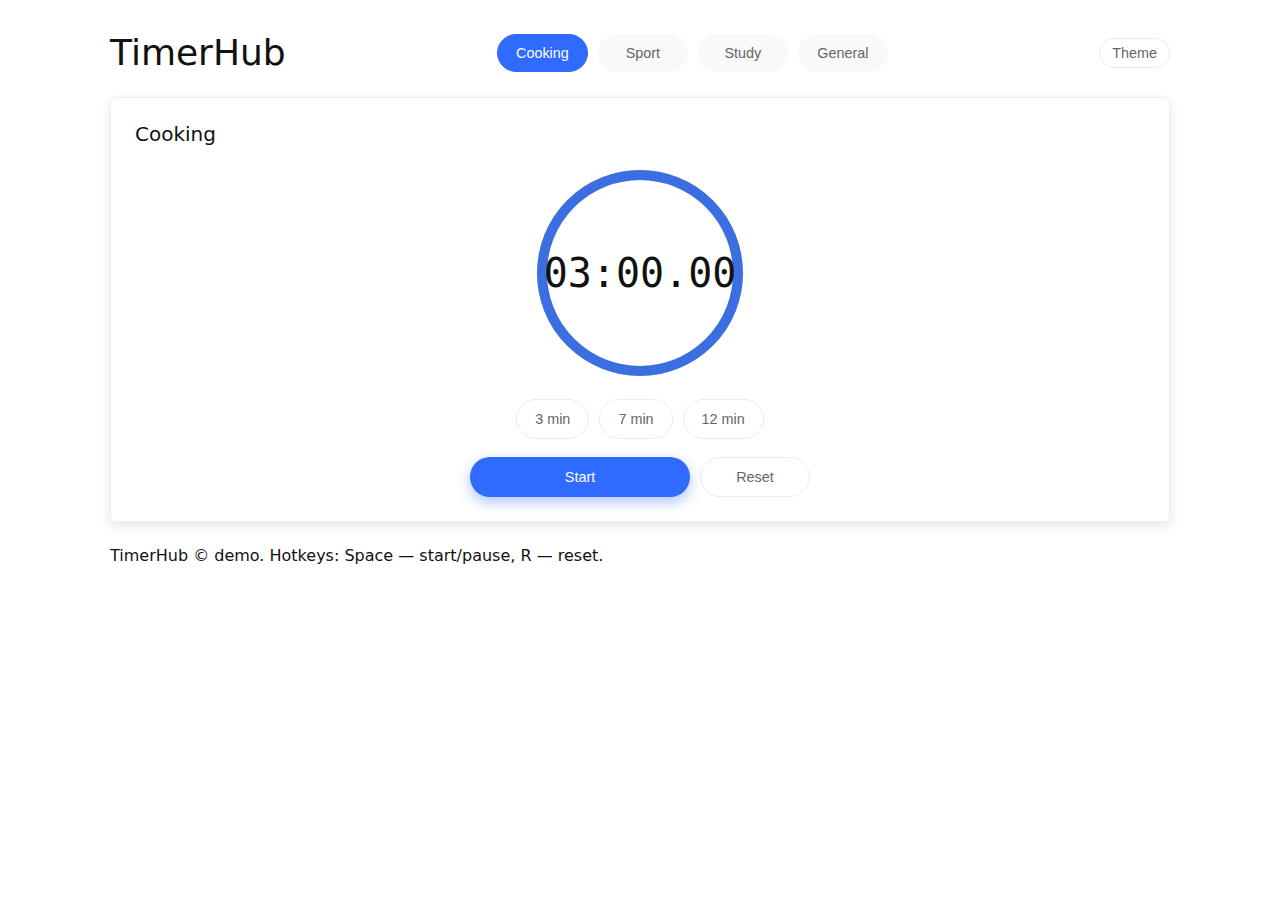
<file: index.html>
<!doctype html>
<html lang="en">
<head>
  <meta charset="utf-8" />
  <meta name="viewport" content="width=device-width, initial-scale=1" />
  <meta name="description" content="TimerHub — simple timers for cooking, sport, study and general use." />
  <meta name="theme-color" content="#ffffff" />
  <title>TimerHub</title>
  <link rel="stylesheet" href="style.css">
</head>
<body>
  <div class="wrap">
    <header>
      <h1>TimerHub</h1>
      <nav class="tabs">
        <div class="tab" data-tab="cook" aria-selected="true">Cooking</div>
        <div class="tab" data-tab="sport">Sport</div>
        <div class="tab" data-tab="study">Study</div>
        <div class="tab" data-tab="general">General</div>
      </nav>
      <button id="themeToggle" class="secondary small">Theme</button>
    </header>

    <!-- Cooking -->
    <section class="card" id="panel-cook">
      <h2>Cooking</h2>
      <div class="circle-timer">
        <svg class="progress-ring" width="220" height="220" aria-hidden="true">
          <circle class="ring-bg" cx="110" cy="110" r="98" />
          <circle class="ring-prog" id="cookRing" cx="110" cy="110" r="98" />
        </svg>
        <div class="time" id="cookDisplay" aria-live="polite">03:00.00</div>
      </div>
      <div class="row buttons">
        <button data-cook="180" class="secondary">3 min</button>
        <button data-cook="420" class="secondary">7 min</button>
        <button data-cook="720" class="secondary">12 min</button>
      </div>
      <div class="row buttons">
        <button id="cookToggle" class="primary">Start</button>
        <button id="cookReset" class="secondary">Reset</button>
      </div>
    </section>

    <!-- Sport -->
    <section class="card" id="panel-sport" hidden>
      <h2>Sport</h2>
      <div class="circle-timer">
        <svg class="progress-ring" width="220" height="220" aria-hidden="true">
          <circle class="ring-bg" cx="110" cy="110" r="98" />
          <circle class="ring-prog" id="sportRing" cx="110" cy="110" r="98" />
        </svg>
        <div class="time" id="sportDisplay" aria-live="polite">00:30.00</div>
      </div>
      <div class="row buttons">
        <button data-sport="30" class="secondary">30 sec</button>
        <button data-sport="60" class="secondary">1 min</button>
        <button data-sport="180" class="secondary">3 min</button>
      </div>
      <div class="row buttons">
        <button id="sportToggle" class="primary">Start</button>
        <button id="sportReset" class="secondary">Reset</button>
      </div>
    </section>

    <!-- Study -->
    <section class="card" id="panel-study" hidden>
      <h2>Study</h2>
      <div class="circle-timer">
        <svg class="progress-ring" width="220" height="220" aria-hidden="true">
          <circle class="ring-bg" cx="110" cy="110" r="98" />
          <circle class="ring-prog" id="studyRing" cx="110" cy="110" r="98" />
        </svg>
        <div class="time" id="studyDisplay" aria-live="polite">25:00.00</div>
      </div>
      <div class="row buttons">
        <button data-study="1500" class="secondary">25 min</button>
        <button data-study="3000" class="secondary">50 min</button>
        <button data-study="5400" class="secondary">90 min</button>
      </div>
      <div class="row buttons">
        <button id="studyToggle" class="primary">Start</button>
        <button id="studyReset" class="secondary">Reset</button>
      </div>
    </section>

    <!-- General -->
    <section class="card" id="panel-general" hidden>
      <h2>General Timer</h2>
      <div class="circle-timer">
        <svg class="progress-ring" width="220" height="220" aria-hidden="true">
          <circle class="ring-bg" cx="110" cy="110" r="98" />
          <circle class="ring-prog" id="generalRing" cx="110" cy="110" r="98" />
        </svg>
        <div class="time" id="generalDisplay" aria-live="polite">00:30.00</div>
      </div>
      <div class="row buttons">
        <input type="number" id="generalMin" value="0" min="0" placeholder="Min">
        <input type="number" id="generalSec" value="30" min="0" max="59" placeholder="Sec">
      </div>
      <div class="row buttons">
        <button id="generalToggle" class="primary">Start</button>
        <button id="generalReset" class="secondary">Reset</button>
      </div>
    </section>

    <footer>TimerHub © demo. Hotkeys: Space — start/pause, R — reset.</footer>
  </div>

  <script src="script.js" defer></script>
</body>
</html>
</file>
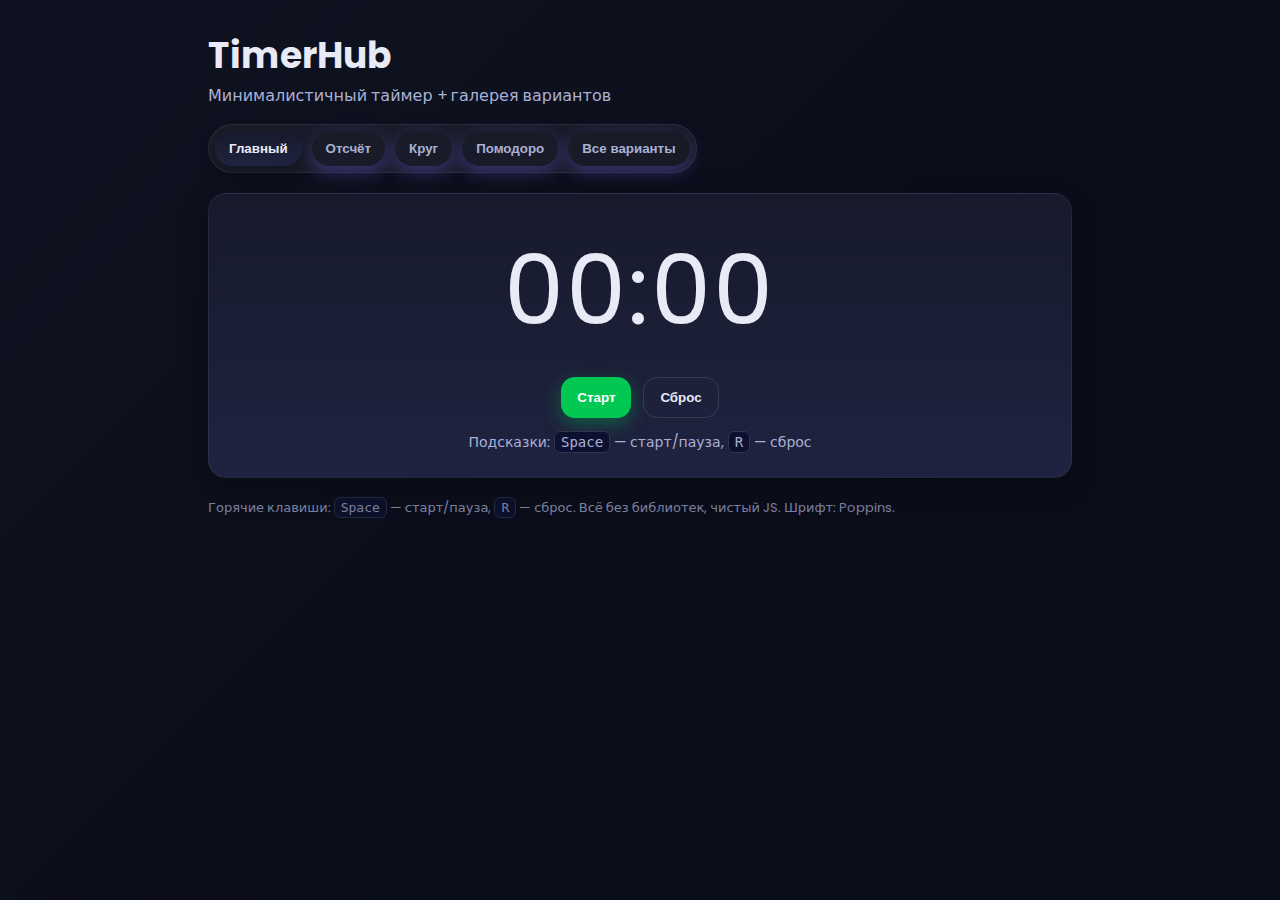
<file: 1.html>
<!doctype html>
<html lang="ru">
<head>
  <meta charset="utf-8" />
  <meta name="viewport" content="width=device-width, initial-scale=1" />
  <title>TimerHub — быстрый таймер</title>
  <link rel="preconnect" href="https://fonts.googleapis.com">
  <link rel="preconnect" href="https://fonts.gstatic.com" crossorigin>
  <link href="https://fonts.googleapis.com/css2?family=Poppins:wght@400;600;700&display=swap" rel="stylesheet">
  <style>
    :root{
      --bg:#0f1220; --panel:#171a2b; --panel-2:#1f2340; --text:#e8eaf6; --muted:#aab0d5; --accent:#7c5cff; --accent-2:#12d6df; --danger:#ff4d6d; --ok:#00c853;
      --radius:18px;
    }
    *{box-sizing:border-box}
    html,body{height:100%}
    body{margin:0; font-family: 'Poppins', ui-sans-serif, system-ui, -apple-system, Segoe UI, Roboto, Inter, "Helvetica Neue", Arial; background:linear-gradient(135deg,var(--bg),#0b0e1a 50%, #0a0d1a); color:var(--text)}
    a{color:inherit}
    .wrap{max-width:900px; margin:0 auto; padding:28px 18px; display:grid; gap:20px}

    /* Header */
    header{display:flex; align-items:center; justify-content:space-between; gap:16px; flex-wrap:wrap}
    h1{font-size:clamp(24px,4vw,36px); margin:0; letter-spacing:.2px}
    .muted{color:var(--muted)}

    /* Tabs */
    .tabs{display:flex; gap:10px; background:rgba(255,255,255,.05); padding:6px; border-radius:999px; border:1px solid rgba(255,255,255,.08)}
    .tab{appearance:none; border:none; background:transparent; padding:10px 14px; border-radius:999px; color:var(--muted); cursor:pointer; font-weight:600}
    .tab[aria-selected="true"]{background:linear-gradient(180deg,var(--panel), var(--panel-2)); color:var(--text); box-shadow:0 6px 18px rgba(0,0,0,.25)}

    /* Focused panel */
    .panel{background:linear-gradient(180deg,var(--panel), var(--panel-2)); border:1px solid rgba(255,255,255,.06); border-radius:var(--radius); padding:24px; box-shadow:0 10px 30px rgba(0,0,0,.3)}
    .center{display:grid; place-items:center}
    .stack{display:grid; gap:14px}

    /* Timer display */
    .time{font-variant-numeric:tabular-nums; font-feature-settings:"tnum" on; font-size:clamp(48px, 10vw, 96px); letter-spacing:2px; text-align:center}
    .sub{font-size:14px}

    /* Controls */
    .controls{display:flex; gap:12px; justify-content:center}
    button{appearance:none; border:none; border-radius:14px; background:var(--accent); color:white; padding:12px 16px; font-weight:700; cursor:pointer; transition:transform .06s ease, filter .15s, background .2s; box-shadow:0 6px 18px rgba(124,92,255,.35)}
    button:hover{filter:brightness(1.08)}
    button:active{transform:translateY(1px)}
    .ghost{background:transparent; color:var(--text); border:1px solid rgba(255,255,255,.12); box-shadow:none; font-weight:600}
    .ok{background:var(--ok); box-shadow:0 6px 18px rgba(0,200,83,.35)}
    .danger{background:var(--danger); box-shadow:0 6px 18px rgba(255,77,109,.35)}

    /* Subpanels for other demos */
    .grid{display:grid; gap:14px; grid-template-columns:repeat(auto-fill, minmax(240px, 1fr))}
    .card{background:linear-gradient(180deg,var(--panel), var(--panel-2)); border:1px solid rgba(255,255,255,.06); border-radius:14px; padding:16px}
    .card h3{margin:0 0 8px; font-size:16px}

    footer{opacity:.7; font-size:13px}
    [hidden]{display:none !important}
    .kbd{font-family: ui-monospace, Menlo, Consolas, monospace; background:#0d1130; border:1px solid rgba(255,255,255,.15); padding:2px 6px; border-radius:6px}
  </style>
</head>
<body>
  <div class="wrap">
    <header>
      <div>
        <h1>TimerHub</h1>
        <div class="muted">Минималистичный таймер + галерея вариантов</div>
      </div>
      <div class="tabs" role="tablist" aria-label="Режимы">
        <button class="tab" role="tab" aria-selected="true" data-tab="focus">Главный</button>
        <button class="tab" role="tab" aria-selected="false" data-tab="countdown">Отсчёт</button>
        <button class="tab" role="tab" aria-selected="false" data-tab="radial">Круг</button>
        <button class="tab" role="tab" aria-selected="false" data-tab="pomodoro">Помодоро</button>
        <button class="tab" role="tab" aria-selected="false" data-tab="gallery">Все варианты</button>
      </div>
    </header>

    <!-- FOCUSED: один главный таймер -->
    <section id="panel-focus" class="panel center">
      <div class="stack" style="text-align:center">
        <div class="time" id="focusDisplay" aria-live="polite" aria-atomic="true">00:00</div>
        <div class="controls">
          <button id="focusToggle" class="ok">Старт</button>
          <button id="focusReset" class="ghost">Сброс</button>
        </div>
        <div class="muted sub">Подсказки: <span class="kbd">Space</span> — старт/пауза, <span class="kbd">R</span> — сброс</div>
      </div>
    </section>

    <!-- COUNTDOWN: обратный отсчёт, спрятан по умолчанию -->
    <section id="panel-countdown" class="panel" hidden>
      <div class="stack">
        <div style="display:flex; gap:10px; flex-wrap:wrap; justify-content:center">
          <label>Мин: <input type="number" id="minInput" value="1" min="0" style="width:90px"></label>
          <label>Сек: <input type="number" id="secInput" value="0" min="0" max="59" style="width:90px"></label>
        </div>
        <div class="time" id="countdownDisplay">01:00</div>
        <div class="controls">
          <button id="countdownStart" class="ok">Старт</button>
          <button id="countdownPause">Пауза</button>
          <button id="countdownReset" class="ghost">Сброс</button>
        </div>
        <div class="muted sub">Звуковой сигнал при завершении ⏰</div>
      </div>
    </section>

    <!-- RADIAL: круговой прогресс, спрятан по умолчанию -->
    <section id="panel-radial" class="panel" hidden>
      <div style="display:flex; gap:24px; align-items:center; justify-content:center; flex-wrap:wrap">
        <div class="center">
          <div class="radial" style="width:180px; height:180px; position:relative">
            <svg width="180" height="180" viewBox="0 0 120 120" style="transform:rotate(-90deg)">
              <circle cx="60" cy="60" r="54" stroke="rgba(255,255,255,.15)" stroke-width="8" fill="none"/>
              <circle id="radialStroke" cx="60" cy="60" r="54" stroke="var(--accent-2)" stroke-width="8" fill="none" stroke-linecap="round" stroke-dasharray="339.292" stroke-dashoffset="339.292"/>
            </svg>
            <div class="inner" style="position:absolute; inset:0; display:grid; place-items:center">
              <div class="time" id="radialDisplay" style="font-size:40px">00:20</div>
            </div>
          </div>
        </div>
        <div class="stack">
          <div style="display:flex; gap:10px; justify-content:center; flex-wrap:wrap">
            <button data-radial="20" class="ok">20с</button>
            <button data-radial="60">1м</button>
            <button data-radial="300">5м</button>
          </div>
          <div class="controls">
            <button id="radialToggle">Старт</button>
            <button id="radialReset" class="ghost">Сброс</button>
          </div>
        </div>
      </div>
    </section>

    <!-- POMODORO: спрятан по умолчанию -->
    <section id="panel-pomodoro" class="panel" hidden>
      <div class="stack center">
        <div>
          <div class="time" id="pomoDisplay">25:00</div>
          <div class="muted sub" id="pomoPhase" style="text-align:center">Фокус</div>
        </div>
        <div class="controls">
          <button id="pomoToggle">Старт</button>
          <button id="pomoReset" class="ghost">Сброс</button>
        </div>
        <div style="display:flex; gap:8px; justify-content:center; flex-wrap:wrap">
          <button data-pomo="25-5" class="ok">25/5</button>
          <button data-pomo="50-10">50/10</button>
          <button data-pomo="90-15">90/15</button>
        </div>
      </div>
    </section>

    <!-- GALLERY: карточки со всеми вариантами (как демо), спрятано по умолчанию -->
    <section id="panel-gallery" class="panel" hidden>
      <div class="grid">
        <div class="card"><h3>Простой секундомер</h3><p class="muted">Главный экран и есть этот вариант.</p></div>
        <div class="card"><h3>Отсчёт с вводом</h3><p class="muted">Минуты/секунды + сигнал.</p></div>
        <div class="card"><h3>Круговой прогресс</h3><p class="muted">SVG-индикатор времени.</p></div>
        <div class="card"><h3>Помодоро</h3><p class="muted">Фокус/перерыв с пресетами.</p></div>
      </div>
    </section>

    <footer class="muted">Горячие клавиши: <span class="kbd">Space</span> — старт/пауза, <span class="kbd">R</span> — сброс. Всё без библиотек, чистый JS. Шрифт: Poppins.</footer>
  </div>

  <audio id="beep" preload="auto">
    <source src="[data-uri]" type="audio/mp3">
  </audio>

  <script>
    // Формат времени
    const fmt = (s) => { s = Math.max(0, Math.floor(s)); const m = Math.floor(s/60).toString().padStart(2,'0'); const ss = (s%60).toString().padStart(2,'0'); return `${m}:${ss}`; };

    // ===== Tabs logic
    (function(){
      const tabs = document.querySelectorAll('.tab');
      const panels = {
        focus: document.getElementById('panel-focus'),
        countdown: document.getElementById('panel-countdown'),
        radial: document.getElementById('panel-radial'),
        pomodoro: document.getElementById('panel-pomodoro'),
        gallery: document.getElementById('panel-gallery')
      };
      function show(name){
        Object.entries(panels).forEach(([k,el])=> el.hidden = (k!==name));
        tabs.forEach(t=> t.setAttribute('aria-selected', String(t.dataset.tab===name)));
      }
      tabs.forEach(t=> t.addEventListener('click', ()=>{ show(t.dataset.tab); }));
      // hash routing (#radial etc.)
      const applyHash=()=>{ const h=location.hash.replace('#',''); if(panels[h]) show(h); else show('focus'); };
      window.addEventListener('hashchange', applyHash); applyHash();
    })();

    // ===== Главный секундомер (минимум UI)
    (function(){
      const display = document.getElementById('focusDisplay');
      const toggle = document.getElementById('focusToggle');
      const reset = document.getElementById('focusReset');
      let running=false, last=0, raf=0, acc=0;
      function loop(ts){ if(!running) return; if(!last) last=ts; const dt=(ts-last)/1000; last=ts; acc+=dt; display.textContent=fmt(acc); raf=requestAnimationFrame(loop); }
      function start(){ if(running) return; running=true; last=0; raf=requestAnimationFrame(loop); toggle.textContent='Пауза'; toggle.classList.remove('ok'); }
      function pause(){ running=false; cancelAnimationFrame(raf); toggle.textContent='Старт'; toggle.classList.add('ok'); }
      function hardReset(){ pause(); acc=0; display.textContent='00:00'; }
      toggle.addEventListener('click', ()=> running? pause(): start());
      reset.addEventListener('click', hardReset);
    })();

    // ===== Обратный отсчёт
    ;(function(){
      const minI = document.getElementById('minInput');
      const secI = document.getElementById('secInput');
      const d = document.getElementById('countdownDisplay');
      const s = document.getElementById('countdownStart');
      const p = document.getElementById('countdownPause');
      const r = document.getElementById('countdownReset');
      const beep = document.getElementById('beep');
      let left=60, running=false, last=0, raf=0;
      const sync = ()=>{ const mins=Math.max(0, +minI.value||0); const secs=Math.max(0, Math.min(59, +secI.value||0)); left=mins*60+secs; d.textContent=fmt(left); };
      minI.addEventListener('input', sync); secI.addEventListener('input', sync); sync();
      function loop(ts){ if(!last) last=ts; const dt=(ts-last)/1000; last=ts; left-=dt; if(left<=0){ left=0; d.textContent=fmt(left); running=false; cancelAnimationFrame(raf); try{beep.currentTime=0; beep.play();}catch(e){} return;} d.textContent=fmt(left); raf=requestAnimationFrame(loop); }
      const start=()=>{ if(running||left<=0) return; running=true; last=0; raf=requestAnimationFrame(loop); };
      const pause=()=>{ running=false; cancelAnimationFrame(raf); };
      const reset=()=>{ pause(); sync(); };
      s.addEventListener('click', start); p.addEventListener('click', pause); r.addEventListener('click', reset);
    })();

    // ===== Круговой
    ;(function(){
      const C=2*Math.PI*54; const stroke = document.getElementById('radialStroke'); const display = document.getElementById('radialDisplay'); const toggle = document.getElementById('radialToggle'); const resetBtn = document.getElementById('radialReset'); const root = document.getElementById('panel-radial'); const beep = document.getElementById('beep');
      let total=20, left=20, running=false, last=0, raf=0;
      stroke.style.strokeDasharray = C; stroke.style.strokeDashoffset = C;
      function setDur(s){ total=s; left=s; display.textContent=fmt(left); stroke.style.strokeDashoffset = C; }
      root.querySelectorAll('button[data-radial]').forEach(b=> b.addEventListener('click', ()=> setDur(+b.dataset.radial)));
      function loop(ts){ if(!last) last=ts; const dt=(ts-last)/1000; last=ts; left-=dt; if(left<=0){ left=0; display.textContent=fmt(left); stroke.style.strokeDashoffset=0; running=false; cancelAnimationFrame(raf); try{beep.currentTime=0; beep.play();}catch(e){} return;} display.textContent=fmt(left); stroke.style.strokeDashoffset = C*(left/total); raf=requestAnimationFrame(loop); }
      const start=()=>{ if(running||left<=0) return; running=true; last=0; raf=requestAnimationFrame(loop); toggle.textContent='Пауза'; };
      const pause=()=>{ running=false; cancelAnimationFrame(raf); toggle.textContent='Старт'; };
      const reset=()=>{ pause(); left=total; display.textContent=fmt(left); stroke.style.strokeDashoffset = C; };
      toggle.addEventListener('click', ()=> running? pause(): start()); resetBtn.addEventListener('click', reset);
    })();

    // ===== Помодоро
    ;(function(){
      const display = document.getElementById('pomoDisplay'); const phaseEl = document.getElementById('pomoPhase'); const toggle = document.getElementById('pomoToggle'); const resetBtn = document.getElementById('pomoReset');
      let focus=25*60, breakT=5*60, left=focus, phase='Фокус', running=false, last=0, raf=0;
      function setPair(f,b){ focus=f*60; breakT=b*60; phase='Фокус'; left=focus; phaseEl.textContent=phase; display.textContent=fmt(left); toggle.textContent='Старт'; }
      document.querySelectorAll('[data-pomo]').forEach(b=> b.addEventListener('click', ()=>{ const [f,b]=b.dataset.pomo.split('-').map(Number); setPair(f,b); }));
      function loop(ts){ if(!last) last=ts; const dt=(ts-last)/1000; last=ts; left-=dt; if(left<=0){ left=0; display.textContent=fmt(left); running=false; cancelAnimationFrame(raf); if(phase==='Фокус'){ phase='Перерыв'; left=breakT; } else { phase='Фокус'; left=focus; } phaseEl.textContent=phase; toggle.textContent='Старт'; return; } display.textContent=fmt(left); raf=requestAnimationFrame(loop); }
      const start=()=>{ if(running||left<=0) return; running=true; last=0; raf=requestAnimationFrame(loop); toggle.textContent='Пауза'; };
      const pause=()=>{ running=false; cancelAnimationFrame(raf); toggle.textContent='Старт'; };
      const reset=()=>{ pause(); left=(phase==='Фокус'?focus:breakT); display.textContent=fmt(left); };
      toggle.addEventListener('click', ()=> running? pause(): start()); resetBtn.addEventListener('click', reset);
    })();

    // ===== Горячие клавиши: Space / R для текущего открытого раздела
    (function(){
      document.addEventListener('keydown', (e)=>{
        if(e.target.matches('input, textarea')) return;
        const key=e.key.toLowerCase();
        const visible = (sel)=>{ const el=document.querySelector(sel); return el && !el.closest('[hidden]'); };
        if(key===' '){ e.preventDefault();
          if(visible('#focusToggle')) document.getElementById('focusToggle').click();
          else if(visible('#countdownStart')) document.getElementById('countdownStart').click();
          else if(visible('#radialToggle')) document.getElementById('radialToggle').click();
          else if(visible('#pomoToggle')) document.getElementById('pomoToggle').click();
        }
        if(key==='r'){
          if(visible('#focusReset')) document.getElementById('focusReset').click();
          else if(visible('#countdownReset')) document.getElementById('countdownReset').click();
          else if(visible('#radialReset')) document.getElementById('radialReset').click();
          else if(visible('#pomoReset')) document.getElementById('pomoReset').click();
        }
      });
    })();
  </script>
</body>
</html>
</file>
<file: style.css>
:root{
  --bg:#ffffff; --panel:#ffffff; --panel-2:#f9f9f9; --text:#111111; --muted:#666666;
  --accent:#2f6bff; --accent-alt:#3478ff; --danger:#ff4444;
  --radius:6px;
  --shadow:0 4px 12px rgba(0,0,0,0.1);
  --stroke-bg:#eeeeee;
}
:root[data-theme="dark"]{
  --bg:#0f1220; --panel:#171a2b; --panel-2:#1c2038; --text:#e8eaf6; --muted:#aab0d5;
  --accent:#6c8cff; --accent-alt:#5a7cff; --danger:#ff4d6d;
  --shadow:0 8px 24px rgba(0,0,0,0.35);
  --stroke-bg:rgba(255,255,255,.12);
}

*{box-sizing:border-box}

body{
  margin:0;
  font-family:'Poppins',system-ui,-apple-system,Segoe UI,Roboto,Arial,sans-serif;
  background:var(--bg);
  color:var(--text);
  font-weight:400;
}

.wrap{
  max-width:1100px;
  margin:0 auto;
  padding:32px 20px;
  display:grid;
  gap:24px;
}

header{
  display:flex;
  flex-wrap:wrap;
  align-items:center;
  justify-content:space-between;
  gap:16px;
}

h1{
  font-size:clamp(24px,4vw,36px);
  margin:0;
  font-weight:500;
}

/* ===== Tabs ===== */

nav.tabs{
  display:flex;
  gap:10px;
  flex-wrap:wrap;
}

.tabs{
  display:flex;
  gap:8px;
  flex-wrap:wrap;
}

/* Верхние переключатели (Cooking / Sport / Study / General) */
nav.tabs .tab{
  padding:0 18px;
  border-radius:999px;
  font-family:'Poppins',sans-serif;
  font-size:0.9rem;
  font-weight:500;
  cursor:pointer;
  height:38px;
  min-width:90px;
  display:flex;
  align-items:center;
  justify-content:center;
  box-sizing:border-box;

  background:var(--panel-2);
  color:var(--muted);
  border:1px solid transparent;
  transition:
    background 0.2s ease,
    color 0.2s ease,
    border-color 0.2s ease;
}

nav.tabs .tab:hover{
  background:rgba(47,107,255,0.08);
}

nav.tabs .tab[aria-selected="true"]{
  background:var(--accent);
  color:#fff;
  border-color:var(--accent);
}

.small{
  padding:6px 12px;
  min-width:auto;
  height:auto;
}

/* ===== Cards ===== */

.card{
  background:var(--panel);
  border:1px solid #eee;
  border-radius:var(--radius);
  padding:24px;
  box-shadow:var(--shadow);
}
:root[data-theme="dark"] .card{
  border-color:rgba(255,255,255,.06);
}

.card h2{
  margin-top:0;
  font-size:20px;
  color:var(--text);
  font-weight:500;
}

.row{
  display:flex;
  gap:12px;
  align-items:center;
  flex-wrap:wrap;
}

/* Ряды с кнопками */
.row.buttons{
  margin-top:16px;
  gap:10px;
  width:100%;
  justify-content:center;
  flex-wrap:wrap;
}

/* ===== Buttons (унифицированный стиль) ===== */

button{
  font-family:'Poppins',sans-serif;
  font-size:0.9rem;
  font-weight:500;
  border-radius:999px;
  padding:0 18px;
  height:40px;
  border:none;
  cursor:pointer;
  display:inline-flex;
  align-items:center;
  justify-content:center;
  background:var(--panel-2);
  color:var(--text);
  box-shadow:0 2px 4px rgba(0,0,0,0.06);
  box-sizing:border-box;
  transition:
    background 0.2s ease,
    color 0.2s ease,
    box-shadow 0.2s ease,
    border-color 0.2s ease;
}

/* Лёгкий hover — без прыжков */
button:hover{
  box-shadow:0 3px 8px rgba(0,0,0,0.14);
}

/* Основная кнопка Start */
button.primary{
  background:var(--accent);
  color:#fff;
  box-shadow:0 5px 14px rgba(47,107,255,0.4);
}
button.primary:hover{
  background:var(--accent-alt);
}

/* Вторичная кнопка Reset и пресеты */
button.secondary{
  background:transparent;
  color:var(--muted);
  border:1px solid rgba(0,0,0,0.08);
  box-shadow:none;
}
:root[data-theme="dark"] button.secondary{
  border-color:rgba(255,255,255,0.22);
}

/* Первый ряд в карточке — пресеты (Cooking/Sport/Study) или инпуты (General) */
.card .row.buttons:first-of-type{
  margin-top:18px;
  /* фиксированная высота, чтобы все вкладки выглядели одинаково */
  min-height:40px;
  align-items:center;
}

/* Вид пресет-кнопок */
.card .row.buttons:first-of-type button.secondary{
  min-width:76px;
  height:34px;
  font-size:0.85rem;
  padding:0 14px;
}

/* Активный пресет — ЯВНО другой */
.card .row.buttons:first-of-type button.secondary.is-active{
  background:var(--accent);
  color:#fff;
  border-color:var(--accent);
}

/* Второй ряд — Start / Reset */
.card .row.buttons:last-of-type{
  margin-top:18px;
}

.card .row.buttons:last-of-type button{
  min-width:110px;
}

/* Start чуть шире, как основной акцент */
.card .row.buttons:last-of-type button.primary{
  flex:1;
  max-width:220px;
}

/* Дополнительные состояния для кнопок снизу */

/* Любые кнопки КРОМЕ основной (primary) — лёгкий фон при наведении */
button:not(.primary):hover{
  background:rgba(47,107,255,0.08);
}

/* Любая кнопка при нажатии */
button:active{
  background:rgba(47,107,255,0.16);
}

/* Основная кнопка Start при нажатии — чуть темнее */
button.primary:active{
  background:var(--accent-alt);
}

/* Пресеты при наведении */
.card .row.buttons:first-of-type button.secondary:hover{
  background:rgba(47,107,255,0.08);
  border-color:rgba(47,107,255,0.25);
}

/* Уже выбранный пресет, при наведении — чуть ярче */
.card .row.buttons:first-of-type button.secondary.is-active:hover{
  background:var(--accent-alt);
}

/* ===== Time in circle ===== */

.time{
  font-family:'Roboto Mono',ui-monospace,SFMono-Regular,Menlo,Consolas,monospace;
  font-variant-numeric:tabular-nums lining-nums;
  font-feature-settings:'tnum' 1,'lnum' 1;
  font-size:40px;
  text-align:center;
  position:absolute;
  top:50%;
  left:50%;
  transform:translate(-50%,-50%);
}

.time.finished{
  color:var(--danger);
  text-shadow:0 0 10px rgba(255,0,0,0.4);
  transform:translate(-50%,-50%) scale(1.05);
  transition:color 0.15s ease,transform 0.15s ease,text-shadow 0.15s ease;
}

.ring-prog.finished{
  stroke:var(--danger);
}

/* === Circle timer === */

.circle-timer{
  position:relative;
  width:220px;
  height:220px;
  margin:16px auto;
}

.progress-ring{
  transform:rotate(-90deg);
  width:100%;
  height:100%;
}

.ring-bg{
  fill:none;
  stroke:#e0e0e0;
  stroke-width:10;
}

.ring-prog{
  fill:none;
  stroke:#3b6fe1;
  stroke-width:10;
  stroke-linecap:round;
  transition:stroke-dashoffset 0.2s linear;
}

/* В тёмной теме */
:root[data-theme="dark"] .ring-bg{
  stroke:rgba(255,255,255,0.15);
}
:root[data-theme="dark"] .ring-prog{
  stroke:#6c8cff;
}

/* Inputs на вкладке General — в стиле кнопок */
#panel-general .row.buttons:first-of-type{
  justify-content:center;
  gap:10px;
}

/* Сами поля как пилюли */
input[type=number]{
  width:120px;
  height:34px; /* ближе к высоте пресетов */
  font-family:'Poppins', sans-serif;
  font-size:0.9rem;
  text-align:center;
  padding:0 16px;
  border-radius:999px;
  border:1px solid rgba(0,0,0,0.08);
  background:var(--panel-2);
  color:var(--text);
  box-shadow:none;
  -moz-appearance:textfield;
}

/* Тёмная тема для инпутов */
:root[data-theme="dark"] input[type=number]{
  background:var(--panel-2);
  border-color:rgba(255,255,255,.22);
  box-shadow:none;
}

/* Без стрелочек у number */
input::-webkit-inner-spin-button,
input::-webkit-outer-spin-button{
  -webkit-appearance:none;
  margin:0;
}


/* --- Выравнивание первой строки под кругом на всех вкладках --- */
.card .row.buttons:first-of-type{
  /* поверх старых правил */
  min-height:40px;           /* высота как у кнопок */
  align-items:center;
}

/* --- Инпуты в General: как кнопки-пилюли --- */
#panel-general .row.buttons:first-of-type{
  justify-content:center;
  gap:10px;
}

#panel-general input[type=number]{
  width:120px;
  height:40px;               /* как у кнопок */
  padding:0 16px;
  border-radius:999px;
  font-size:0.9rem;
  font-family:'Poppins', sans-serif;
  text-align:center;

  background:var(--panel-2);
  color:var(--text);
  border:1px solid rgba(0,0,0,0.08);
  box-shadow:none;
}

/* в тёмной теме бордер/фон под общий стиль */
:root[data-theme="dark"] #panel-general input[type=number]{
  background:var(--panel-2);
  border-color:rgba(255,255,255,0.22);
}
</file>
